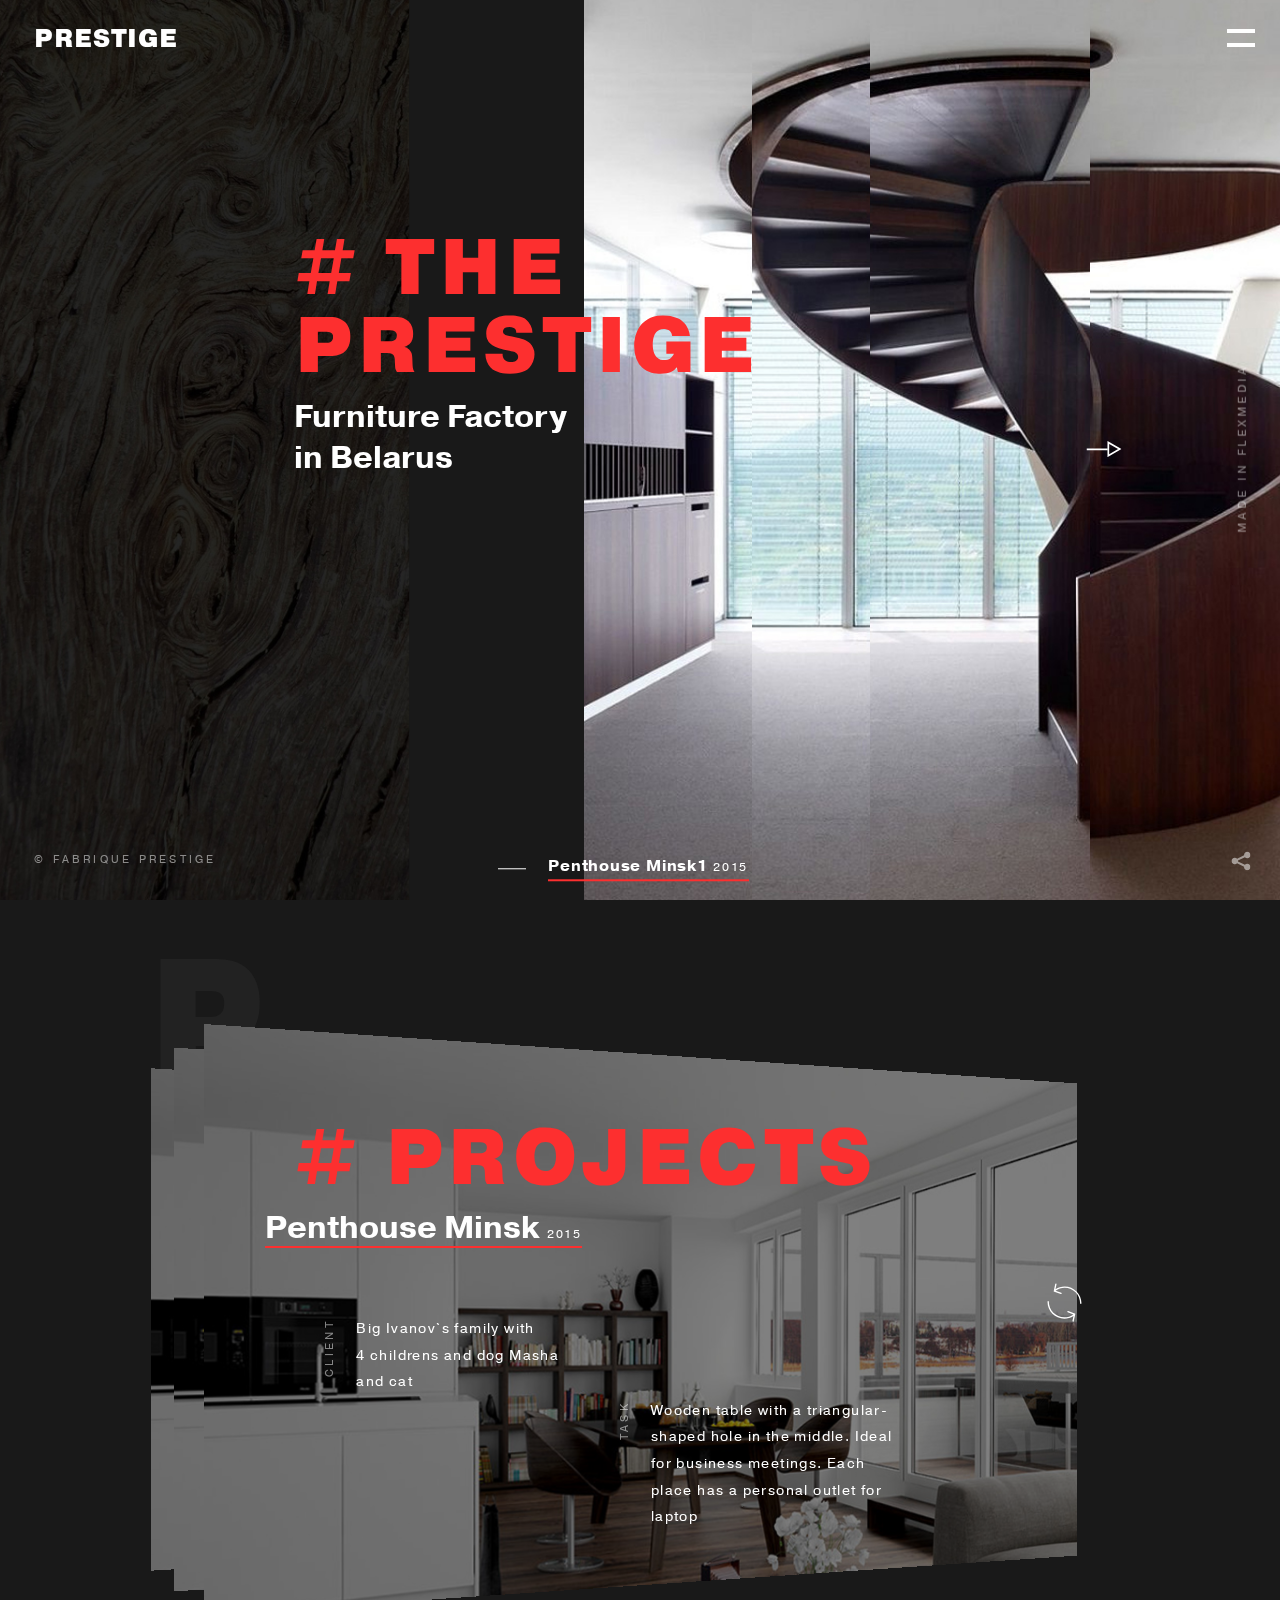
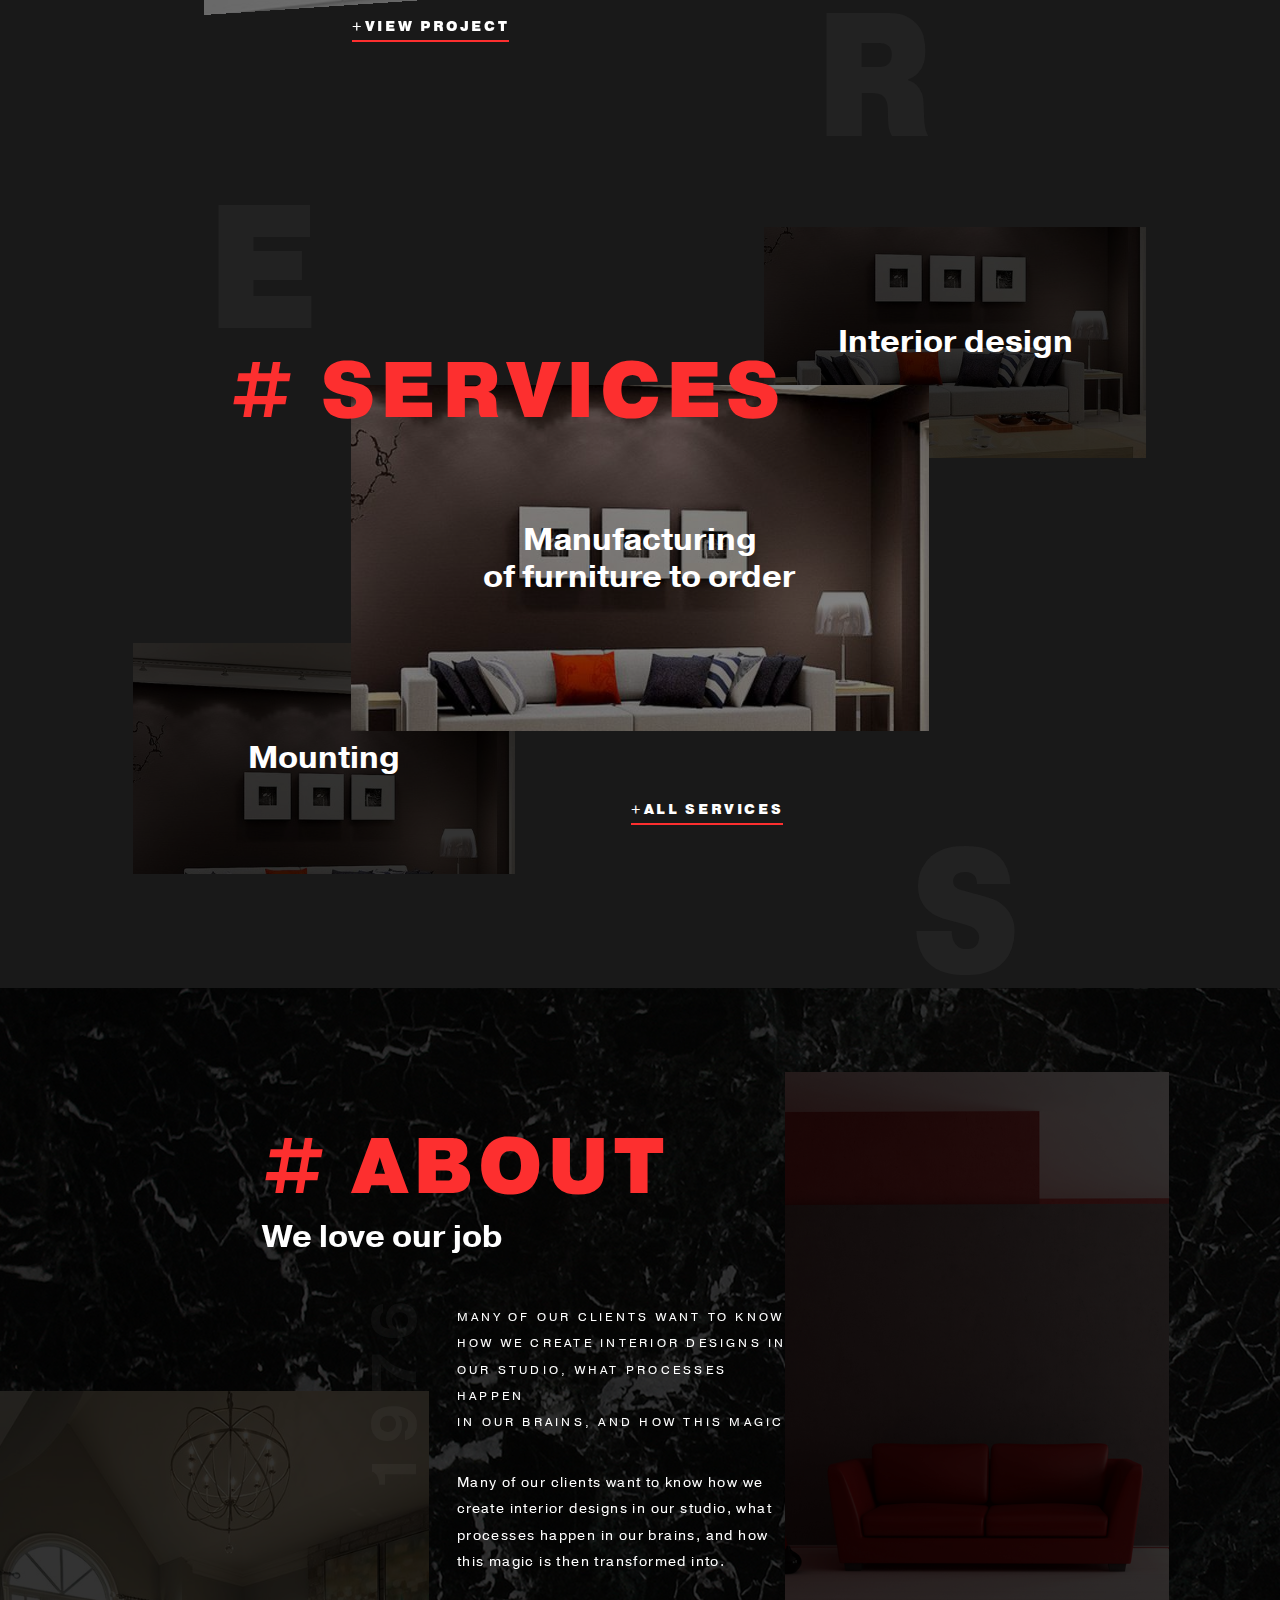
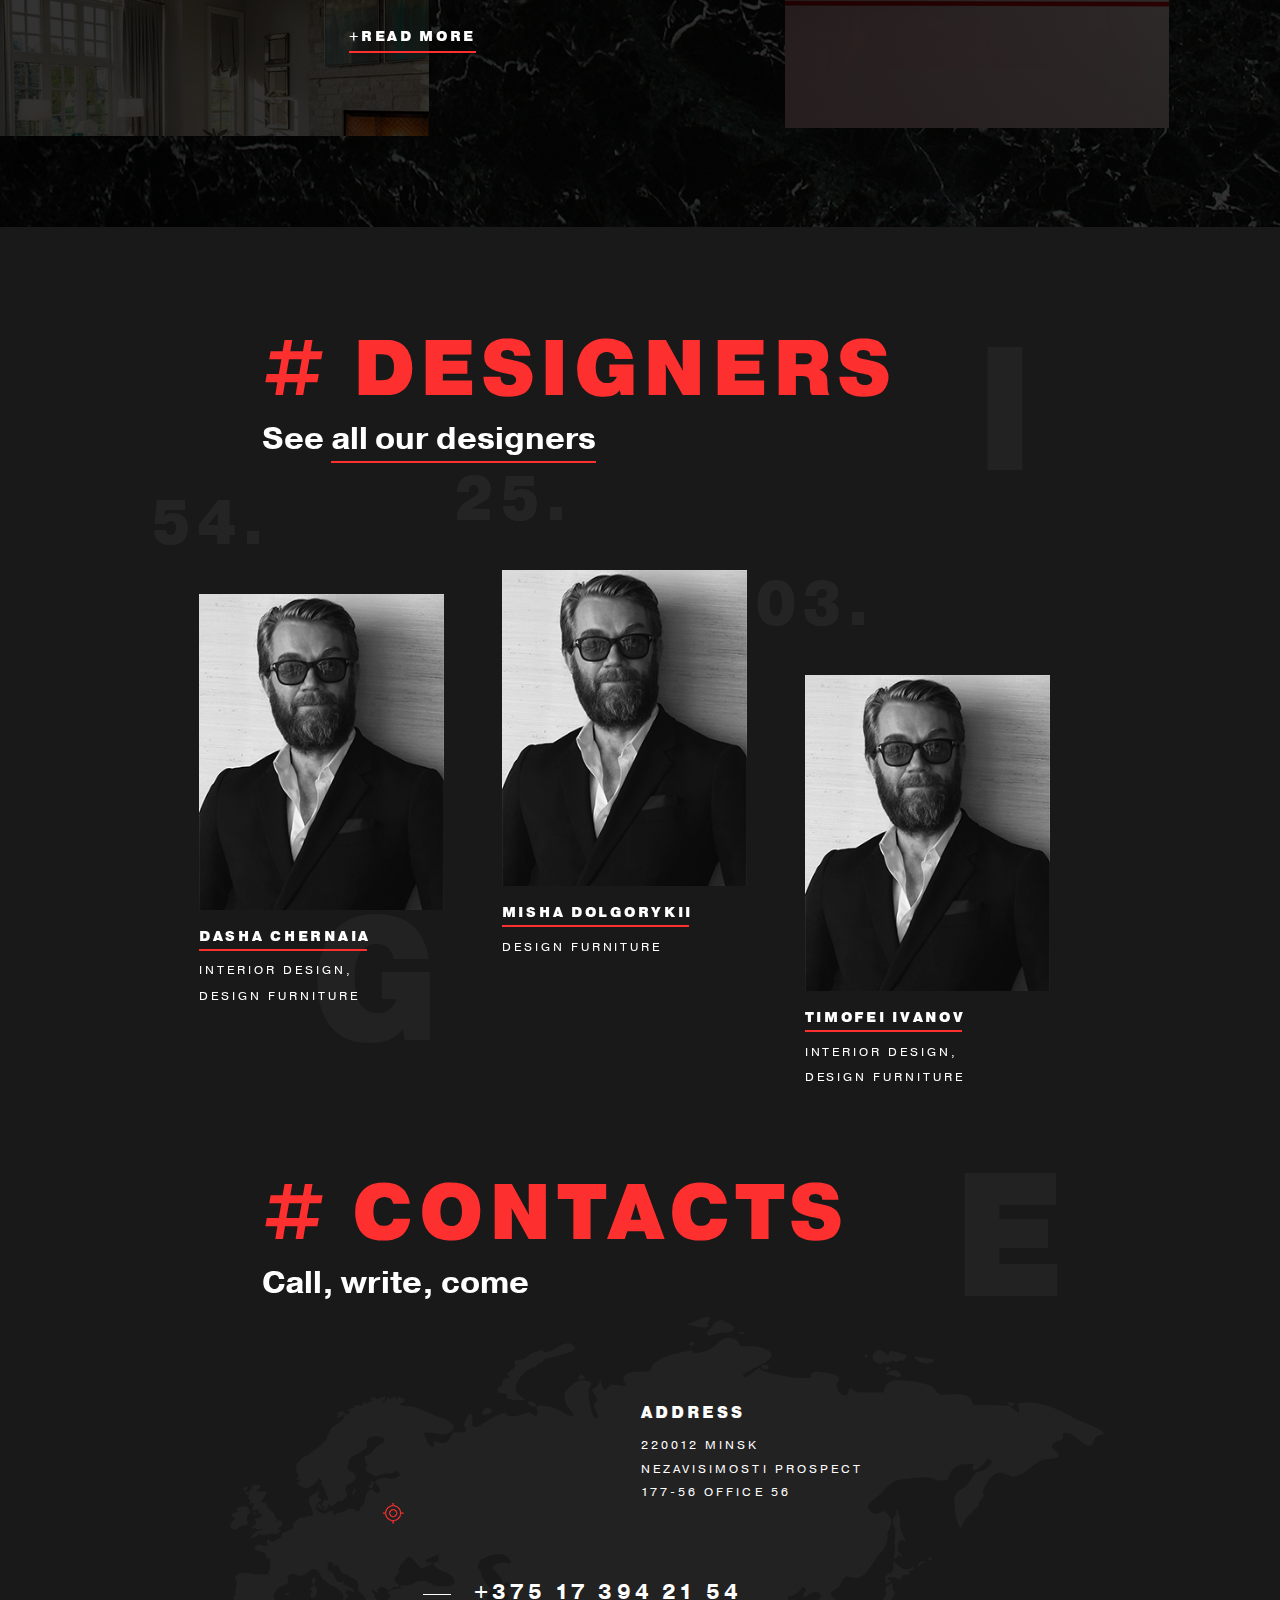
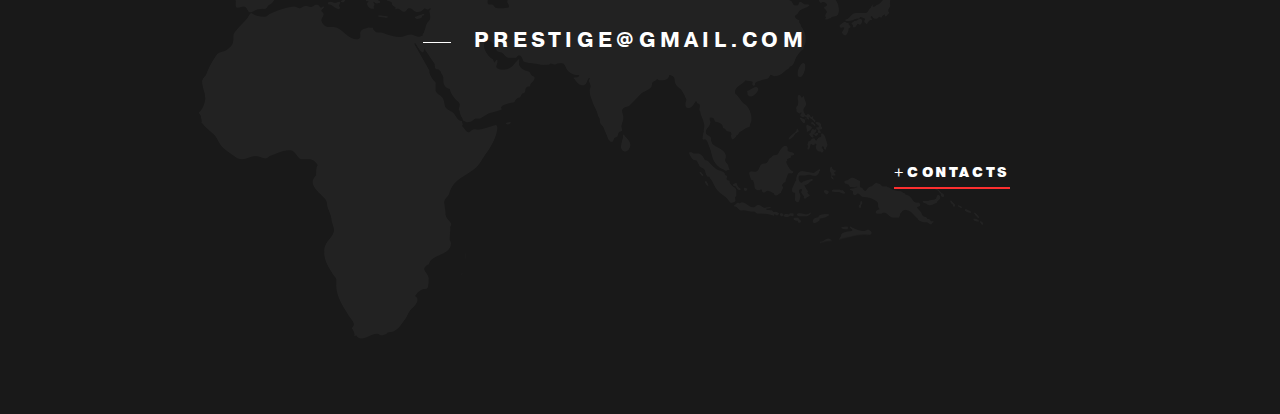
<file: bitrix/templates/main/index.html>
<!DOCTYPE html>
<html>
	<head>
		<title>index</title>
		<meta charset="utf-8">
		<meta http-equiv="X-UA-Compatible" content="IE=edge">
		<meta name="description" content="">
		<meta name="viewport" content="width=1024">
		<link rel="stylesheet" href="css/screen.css">
		<script src="js/common.js"></script>
	</head>
	<body>
		<div class="out">
			<div class="frame frame_top"><a href="/" class="logo">Prestige</a>
				<button id="humburger" type="button" class="humburger"><span></span></button>
			</div>
			<div class="frame frame_right">
				<div class="developers"><a href="">made in <span>flexmedia</span></a></div>
			</div>
			<div class="frame frame_bottom">
				<div class="copyright">© Fabrique Prestige</div>
				<div class="shared">
					<div class="shared-active-item">
						<div class="shared-icon-social">
							<svg viewbox="0 0 49 48" xmlns="http://www.w3.org/2000/svg" class="icon">
								<path d="m40.44922,31.24998c-2.40002,0 -4.5,1 -6,2.60004l-17.70001,-8.70002c0.10004,-0.40002 0.10004,-0.79999 0.10004,-1.19995c0,-0.40002 0,-0.80005 -0.10004,-1.20007l17.70001,-8.59998c1.5,1.59998 3.70001,2.59998 6.09998,2.59998c4.60004,0 8.30005,-3.69995 8.30005,-8.29994c0,-4.60003 -3.70001,-8.30005 -8.30005,-8.30005c-4.59998,0 -8.29999,3.70001 -8.29999,8.30005c0,0.39996 0,0.79993 0.10004,1.19995l-17.70001,8.59999c-1.5,-1.59998 -3.70001,-2.59998 -6.10004,-2.59998c-4.59997,0 -8.29999,3.70001 -8.29999,8.30005c0,4.59998 3.70001,8.29993 8.29999,8.29993c2.40002,0 4.5,-1 6,-2.59998l17.70001,8.70002c-0.09998,0.39996 -0.09998,0.79999 -0.09998,1.20001c0,4.59998 3.70001,8.29999 8.29999,8.29999c4.59998,0 8.29999,-3.70001 8.29999,-8.29999s-3.70001,-8.30005 -8.29999,-8.30005z"></path>
							</svg>
						</div>
					</div>
					<div class="shared-list"><a href="#" target="_blank" class="shared-list_item">
							<div class="shared-icon-social">
								<svg viewbox="0 0 32 26.5" xmlns="http://www.w3.org/2000/svg" class="icon">
									<path d="m31.993,3.32975c-1.177,0.523 -2.441,0.876 -3.77,1.033c1.355,-0.812 2.396,-2.098 2.887,-3.63c-1.269,0.751 -2.673,1.299 -4.168,1.592c-1.198,-1.275 -2.904,-2.072 -4.793,-2.072c-3.625,0 -6.562,2.938 -6.562,6.563c0,0.514 0.057,1.016 0.169,1.496c-5.455,-0.274 -10.291,-2.887 -13.529,-6.858c-0.564,0.97 -0.888,2.097 -0.888,3.3c0,2.278 1.159,4.286 2.919,5.464c-1.075,-0.035 -2.087,-0.329 -2.972,-0.821c-0.001,0.027 -0.001,0.056 -0.001,0.082c0,3.181 2.262,5.834 5.265,6.437c-0.55,0.149 -1.13,0.23 -1.729,0.23c-0.424,0 -0.834,-0.041 -1.234,-0.117c0.834,2.606 3.259,4.504 6.13,4.558c-2.245,1.76 -5.075,2.811 -8.15,2.811c-0.53,0 -1.053,-0.031 -1.566,-0.092c2.904,1.86 6.354,2.947 10.061,2.947c12.072,0 18.675,-10.001 18.675,-18.675c0,-0.284 -0.008,-0.568 -0.02,-0.85c1.283,-0.925 2.395,-2.08 3.276,-3.398z"></path>
								</svg>
							</div></a><a href="#" target="_blank" class="shared-list_item">
							<div class="shared-icon-social">
								<svg viewbox="0 0 25.5 32.5" xmlns="http://www.w3.org/2000/svg" class="icon">
									<path d="m25.052685,10.738551c0,7.209998 -4.007999,12.597997 -9.918006,12.597997c-1.985008,0 -3.851011,-1.073 -4.49001,-2.292c0,0 -1.068,4.235001 -1.292,5.053001c-0.796,2.887999 -3.136995,5.776999 -3.317995,6.014999c-0.127,0.165001 -0.406999,0.112999 -0.436999,-0.105c-0.051,-0.368 -0.646998,-4.013 0.055,-6.986c0.352,-1.493 2.363995,-10.015999 2.363995,-10.015999s-0.585999,-1.174 -0.585999,-2.908c0,-2.725 1.577999,-4.758001 3.543998,-4.758001c1.672,0 2.479005,1.254001 2.479005,2.759001c0,1.681999 -1.069004,4.193999 -1.622005,6.521997c-0.460999,1.950001 0.978,3.541 2.90101,3.541c3.482007,0 5.827006,-4.473998 5.827006,-9.772998c0,-4.028001 -2.712,-7.044001 -7.648014,-7.044001c-5.574,0 -9.048994,4.158 -9.048994,8.803002c0,1.602 0.473,2.731999 1.212999,3.605c0.338999,0.401999 0.386998,0.562999 0.263999,1.024999c-0.09,0.339001 -0.289999,1.152 -0.375999,1.475c-0.121999,0.466 -0.499,0.632 -0.92,0.459999c-2.567,-1.048 -3.764,-3.860998 -3.764,-7.021997c0.001,-5.221001 4.404,-11.482001 13.136995,-11.482001c7.019012,0 11.636013,5.077 11.636013,10.530001z"></path>
								</svg>
							</div></a><a href="#" target="_blank" class="shared-list_item">
							<div class="shared-icon-social">
								<svg viewbox="0 0 23 49" xmlns="http://www.w3.org/2000/svg" class="icon">
									<path d="m22.737801,16.098009l-7.644997,0l0,-5.013981c0,-1.882998 1.247997,-2.321999 2.126995,-2.321999c0.877003,0 5.395,0 5.395,0l0,-8.27801l-7.429996,-0.029c-8.247971,0 -10.124967,6.174007 -10.124967,10.12501l0,5.517979l-4.769991,0l0,8.529999l4.769991,0c0,10.947001 0,24.136999 0,24.136999l10.032968,0c0,0 0,-13.32 0,-24.136999l6.769997,0l0.875,-8.529999z"></path>
								</svg>
							</div></a></div>
				</div>
			</div>
			<div class="frame frame_left"></div>
			<div class="backgrounded-rgrid">
				<div class="backgrounded">
					<div class="column"></div>
					<div class="column"></div>
				</div>
			</div>
			<div class="wrapper">
				<section class="section section_carousel">
					<div data-speed="15" class="lead parallax">
						<div class="title"># THE PRESTIGE</div>
						<div class="subtitle">Furniture Factory <br> in Belarus</div>
					</div>
					<div class="sq-carousel">
						<div class="sq-carousel_rotator sq-carousel-l">
							<div class="sq-carousel-item active">
								<div style="background-image: url(img/bg/slide.jpg);" class="sq-carousel_bg"></div>
							</div>
							<div class="sq-carousel-item">
								<div style="background-image: url(img/bg/slide.jpg);" class="sq-carousel_bg"></div>
							</div>
							<div class="sq-carousel-item">
								<div style="background-image: url(img/bg/slide.jpg);" class="sq-carousel_bg"></div>
							</div>
							<div class="sq-carousel-item">
								<div style="background-image: url(img/bg/slide.jpg);" class="sq-carousel_bg"></div>
							</div>
						</div>
						<div class="sq-carousel_rotator sq-carousel-r">
							<div class="sq-carousel-item active">
								<div style="background-image: url(img/bg/stairs.jpg);" class="sq-carousel_bg"></div>
							</div>
							<div class="sq-carousel-item">
								<div style="background-image: url(img/bg/stairs.jpg);" class="sq-carousel_bg"></div>
							</div>
							<div class="sq-carousel-item">
								<div style="background-image: url(img/bg/stairs.jpg);" class="sq-carousel_bg"></div>
							</div>
							<div class="sq-carousel-item">
								<div style="background-image: url(img/bg/stairs.jpg);" class="sq-carousel_bg"></div>
							</div>
						</div>
						<div class="sq-carousel_rotator sq-carousel-c">
							<div>
								<div class="sq-carousel-item active">
									<div class="shader"><a href="" class="link-shader">Penthouse Minsk1 <span>2015</span></a></div>
								</div>
								<div class="sq-carousel-item">
									<div class="shader"><a href="" class="link-shader">Penthouse Minsk2 <span>2015</span></a></div>
								</div>
								<div class="sq-carousel-item">
									<div class="shader"><a href="" class="link-shader">Penthouse Minsk3 <span>2015</span></a></div>
								</div>
								<div class="sq-carousel-item">
									<div class="shader"><a href="" class="link-shader">Penthouse Minsk4 <span>2015</span></a></div>
								</div>
							</div>
						</div>
						<div class="sq-carousel-navi">
							<button type="button" class="sq-carousel-next">
								<div class="icon">
									<svg viewbox="0 0 41.2 19" xmlns="http://www.w3.org/2000/svg">
										<path d="m0,8.9l25,0l0,2l-25,0l0,-2z" clip-rule="evenodd" fill-rule="evenodd" class="fill"></path>
										<path d="m39.2,9.5l-13.5,7.8l0,-15.6l13.5,7.8z" stroke-miterlimit="10" stroke-width="2" fill="none" class="stroke"></path>
									</svg>
								</div>
							</button>
						</div>
					</div>
				</section>
				<section class="section section_projects">
					<div data-speed="15" class="lead parallax">
						<div class="title"># projects</div>
					</div>
					<div class="carousel_layout-container">
						<div class="carousel_layout">
							<div class="carousel_layout-item active">
								<div data-speed="10" data-direction="1" class="carousel_layout-bg parallax"><img src="img/bg/Render.jpg" alt="" data-speed="20" data-direction="-1" class="parallax"></div>
							</div>
							<div class="carousel_layout-item">
								<div data-speed="10" data-direction="1" class="carousel_layout-bg parallax"><img src="img/bg/Render.jpg" alt="" data-speed="15" data-direction="1" class="parallax"></div>
							</div>
							<div class="carousel_layout-item">
								<div data-speed="10" data-direction="1" class="carousel_layout-bg parallax"><img src="img/bg/Render.jpg" alt="" data-speed="20" data-direction="-1" class="parallax"></div>
							</div>
							<div class="carousel_layout-item">
								<div class="carousel_layout-bg"><img src="img/bg/Render.jpg" alt=""></div>
							</div>
						</div>
						<div class="carousel_text">
							<div class="carousel_text-item active"><a href="#" class="title">Penthouse Minsk <span>2015</span></a>
								<div class="product_selector">
									<div class="product_selector-item">
										<div class="product_selector-title">
											<div class="heading">
												<div class="heading-text"><span>Client</span></div>
											</div>
										</div>
										<div class="text">
											<p>Big Ivanov`s family with 4 childrens and dog Masha and cat</p>
										</div>
									</div>
									<div class="product_selector-item">
										<div class="product_selector-title">
											<div class="heading">
												<div class="heading-text"><span>Task</span></div>
											</div>
										</div>
										<div class="text">
											<p>Wooden table with a triangular- shaped hole in the middle.  Ideal for business meetings. Each place has a personal outlet for laptop</p>
										</div>
									</div>
								</div>
							</div>
							<div class="carousel_text-item"><a href="#" class="title">2Penthouse Minsk <span>2015</span></a>
								<div class="product_selector">
									<div class="product_selector-item">
										<div class="product_selector-title">
											<div class="heading">
												<div class="heading-text"><span>Client</span></div>
											</div>
										</div>
										<div class="text">
											<p>Big Ivanov`s family with 4 childrens and dog Masha and cat</p>
										</div>
									</div>
									<div class="product_selector-item">
										<div class="product_selector-title">
											<div class="heading">
												<div class="heading-text"><span>Task</span></div>
											</div>
										</div>
										<div class="text">
											<p>Wooden table with a triangular- shaped hole in the middle.  Ideal for business meetings. Each place has a personal outlet for laptop</p>
										</div>
									</div>
								</div>
							</div>
							<div class="carousel_text-item"><a href="#" class="title">3Penthouse Minsk <span>2015</span></a>
								<div class="product_selector">
									<div class="product_selector-item">
										<div class="product_selector-title">
											<div class="heading">
												<div class="heading-text"><span>Client</span></div>
											</div>
										</div>
										<div class="text">
											<p>Big Ivanov`s family with 4 childrens and dog Masha and cat</p>
										</div>
									</div>
									<div class="product_selector-item">
										<div class="product_selector-title">
											<div class="heading">
												<div class="heading-text"><span>Task</span></div>
											</div>
										</div>
										<div class="text">
											<p>Wooden table with a triangular- shaped hole in the middle.  Ideal for business meetings. Each place has a personal outlet for laptop</p>
										</div>
									</div>
								</div>
							</div>
							<div class="carousel_text-item"><a href="#" class="title">4Penthouse Minsk <span>2015</span></a>
								<div class="product_selector">
									<div class="product_selector-item">
										<div class="product_selector-title">
											<div class="heading">
												<div class="heading-text"><span>Client</span></div>
											</div>
										</div>
										<div class="text">
											<p>Big Ivanov`s family with 4 childrens and dog Masha and cat</p>
										</div>
									</div>
									<div class="product_selector-item">
										<div class="product_selector-title">
											<div class="heading">
												<div class="heading-text"><span>Task</span></div>
											</div>
										</div>
										<div class="text">
											<p>Wooden table with a triangular- shaped hole in the middle.  Ideal for business meetings. Each place has a personal outlet for laptop</p>
										</div>
									</div>
								</div>
							</div>
						</div>
						<div class="carousel_navi">
							<button class="carousel_layout-next">
								<div class="icon">
									<svg viewbox="0 0 104 116" xmlns="http://www.w3.org/2000/svg">
										<path d="m60.511,84.536c-0.386,1.035 0.14,2.187 1.175,2.573l16.745,6.248c-7.854,5.62 -17.1,8.59399 -26.804,8.59399c-25.435,0 -46.127,-20.69299 -46.127,-46.12799c0,-1.104 -0.896,-2 -2,-2s-2,0.896 -2,2c0,27.64 22.487,50.12799 50.127,50.12799c9.725,0 19.026,-2.75 27.111,-7.966l-3.087,14.551c-0.229,1.07999 0.461,2.142 1.541,2.37099c0.14,0.03 0.279,0.044 0.417,0.044c0.925,0 1.755,-0.645 1.954,-1.586l4.68999,-22.105l-21.17,-7.898c-1.032,-0.385 -2.185,0.139 -2.572,1.174zm-8.136,-74.214c-9.728,0 -19.03,2.749 -27.11,7.963l3.086,-14.548c0.229,-1.081 -0.46,-2.142 -1.541,-2.371c-1.077,-0.229 -2.143,0.461 -2.371,1.542l-4.69,22.104l21.17,7.898c0.23,0.086 0.467,0.127 0.699,0.127c0.811,0 1.573,-0.498 1.874,-1.302c0.386,-1.034 -0.14,-2.187 -1.175,-2.573l-16.747,-6.25c7.85,-5.618 17.097,-8.591 26.806,-8.591c25.434,0 46.125,20.691 46.125,46.125c0,1.104 0.896,2 2,2s2,-0.896 2,-2c-0.001,-27.638 -22.487,-50.124 -50.126,-50.124z"></path>
									</svg>
								</div>
							</button>
						</div>
						<div data-speed="15" class="link_case parallax"><a href="#" class="link-dash">+view project</a></div>
					</div>
					<div class="letters">
						<div data-direction="1" class="letters_item letters-p parallax">P</div>
						<div data-direction="1" class="letters_item letters-r parallax">R</div>
					</div>
				</section>
				<section class="section section_services">
					<div data-speed="15" class="lead parallax">
						<div class="title"># services</div>
					</div>
					<div class="work_gallery">
						<div data-speed="0.6" class="work_gallery-item work_gallery-item-small work_gallery-item-small_left leftparallax"><a href="">
								<div class="work_gallery-img"><img src="img/bg/work.jpg" data-speed="0.2" data-direction="-1" alt="" class="parallax"></div>
								<div class="work_gallery-name">Mounting</div></a></div>
						<div class="work_gallery-item work_gallery-item-big center"><a href="">
								<div class="work_gallery-img"><img src="img/bg/work.jpg" data-speed="0.2" data-direction="-1" alt="" class="parallax"></div>
								<div class="work_gallery-name">Manufacturing of furniture to order</div></a></div>
						<div data-speed="0.2" class="work_gallery-item work_gallery-item-small work_gallery-item-small_right rightparallax"><a href="">
								<div class="work_gallery-img"><img src="img/bg/work.jpg" data-speed="0.2" data-direction="-1" alt="" class="parallax"></div>
								<div class="work_gallery-name">Interior design</div></a></div>
					</div>
					<div data-speed="15" class="link_case parallax"><a href="#" class="link-dash">+all services</a></div>
					<div class="letters">
						<div data-direction="1" class="letters_item letters-e parallax">E</div>
						<div data-direction="1" class="letters_item letters-s parallax">S</div>
					</div>
				</section>
				<section class="section section_about">
					<div class="section_container">
						<div data-speed="15" class="lead parallax">
							<div class="title"># about</div>
							<div class="subtitle">We love our job</div>
						</div>
						<div data-speed="15" class="text-lock parallax">
							<div class="headingWrap">Many of our clients want to know how we create interior designs in our studio, what processes happen <br> in our brains, and how this magic</div>
							<p>Many of our clients want to know how we create interior designs in our studio, what processes happen in our brains, and how this magic is then transformed into.</p>
						</div>
						<div class="link_case"><a data-speed="15" href="#" class="link-dash parallax">+read more</a></div><span data-speed="10" class="date parallax">1976</span>
					</div>
					<div class="burnable">
						<div data-speed="15" class="burnImg1 burn parallax"><img src="img/bg/burnImgAbout1.jpg" data-speed="25" data-direction="-1" class="parallax"></div>
						<div data-speed="15" class="burnImg2 burn parallax"><img src="img/bg/burnImgAbout2.jpg" data-speed="25" data-direction="-1" class="parallax"></div>
					</div>
				</section>
				<section class="section section_designer">
					<div class="section_container">
						<div data-speed="15" class="lead parallax">
							<div class="title"># designers</div>
							<div class="subtitle">See <a data-speed="15" href="#" class="link-dash parallax">all our designers</a></div>
						</div>
					</div>
					<div class="carousel__container">
						<div class="carousel__designer swiper-container">
							<div class="carousel__designer-rotator swiper-wrapper">
								<div class="designer-slide swiper-slide">
									<div data-speed="15" data-direction="1" class="designer-item parallax"><a href="#"><span class="counter">54.</span>
											<div class="designer-img"><img src="img/designer/howard.jpg" alt="" data-speed="15" data-direction="-1" class="parallax"></div>
											<div class="designer-name">Dasha Chernaia</div><span class="designer-position">interior design, <br> design furniture</span></a></div>
									<div data-speed="15" data-direction="1" class="designer-item parallax"><a href="#"><span class="counter">25.</span>
											<div class="designer-img"><img src="img/designer/howard.jpg" alt="" data-speed="15" data-direction="-1" class="parallax"></div>
											<div class="designer-name">Misha dolgorykii</div><span class="designer-position">design furniture</span></a></div>
									<div data-speed="15" data-direction="1" class="designer-item parallax"><a href="#"><span class="counter">03.</span>
											<div class="designer-img"><img src="img/designer/howard.jpg" alt="" data-speed="15" data-direction="-1" class="parallax"></div>
											<div class="designer-name">Timofei ivanov</div><span class="designer-position">interior design, <br> design furniture</span></a></div>
								</div>
							</div>
							<div class="carousel__designer-navi">
								<button class="carousel__designer-next">
									<div class="icon">
										<svg viewbox="0 0 104 116" xmlns="http://www.w3.org/2000/svg">
											<path d="m60.511,84.536c-0.386,1.035 0.14,2.187 1.175,2.573l16.745,6.248c-7.854,5.62 -17.1,8.59399 -26.804,8.59399c-25.435,0 -46.127,-20.69299 -46.127,-46.12799c0,-1.104 -0.896,-2 -2,-2s-2,0.896 -2,2c0,27.64 22.487,50.12799 50.127,50.12799c9.725,0 19.026,-2.75 27.111,-7.966l-3.087,14.551c-0.229,1.07999 0.461,2.142 1.541,2.37099c0.14,0.03 0.279,0.044 0.417,0.044c0.925,0 1.755,-0.645 1.954,-1.586l4.68999,-22.105l-21.17,-7.898c-1.032,-0.385 -2.185,0.139 -2.572,1.174zm-8.136,-74.214c-9.728,0 -19.03,2.749 -27.11,7.963l3.086,-14.548c0.229,-1.081 -0.46,-2.142 -1.541,-2.371c-1.077,-0.229 -2.143,0.461 -2.371,1.542l-4.69,22.104l21.17,7.898c0.23,0.086 0.467,0.127 0.699,0.127c0.811,0 1.573,-0.498 1.874,-1.302c0.386,-1.034 -0.14,-2.187 -1.175,-2.573l-16.747,-6.25c7.85,-5.618 17.097,-8.591 26.806,-8.591c25.434,0 46.125,20.691 46.125,46.125c0,1.104 0.896,2 2,2s2,-0.896 2,-2c-0.001,-27.638 -22.487,-50.124 -50.126,-50.124z"></path>
										</svg>
									</div>
								</button>
							</div>
						</div>
					</div>
					<div class="letters">
						<div data-direction="1" class="letters_item letters-g parallax">G</div>
						<div data-direction="1" class="letters_item letters-i parallax">I</div>
					</div>
				</section>
			</div>
			<footer class="footer">
				<div class="section_container">
					<div data-speed="15" class="lead parallax">
						<div class="title"># contacts</div>
						<div class="subtitle">Call, write, come</div>
					</div>
				</div>
				<div class="mapping">
					<div data-speed="20" class="block-address parallax">
						<div class="block-address_title">address</div>
						<div class="block-address_container">
							<p>220012 Minsk</p>
							<p>Nezavisimosti prospect</p>
							<p>177-56 office 56</p>
						</div>
					</div>
					<div data-speed="20" class="block-address contact parallax">
						<ul class="dash-list">
							<li>+375 17 394 21 54</li>
							<li><a href="mailto:" class="mail">PRESTIGE@GMAIL.COM</a></li>
						</ul>
					</div>
					<div data-speed="20" class="link-case parallax"><a href="#" class="link-dash">+contacts</a></div>
				</div>
				<div class="letters">
					<div data-direction="1" class="letters_item letters-e parallax">E</div>
				</div>
			</footer>
		</div>
		<div id="navigation" class="navigation">
			<div class="navigation__container">
				<div class="lang"><a href="#" class="lang-item active">ENG</a><a href="#" class="lang-item">Рус</a></div>
				<div class="close"><span class="menu"></span><span class="text">Close</span></div>
				<div class="wgrid">
					<div class="row">
						<div class="column">
							<ul>
								<li class="active"><a href="#">Home</a></li>
							</ul>
						</div>
						<div class="column">
							<ul>
								<li><a href="#">Projects</a></li>
								<ul>
									<li><a href="#">Interior design</a></li>
									<li><a href="#">Design furniture</a></li>
								</ul>
							</ul>
						</div>
						<div class="column">
							<ul>
								<li><a href="#">Servises</a></li>
								<ul>
									<li><a href="#">Mounting</a></li>
									<li><a href="#">Manufacturing of furniture to order</a></li>
									<li><a href="#">interior design</a></li>
								</ul>
							</ul>
						</div>
						<div class="column">
							<ul>
								<li><a href="#">About</a></li>
							</ul>
						</div>
						<div class="column">
							<ul>
								<li><a href="#">Designers</a></li>
							</ul>
						</div>
						<div class="column">
							<ul>
								<li><a href="#">contacts</a></li>
							</ul>
						</div>
					</div>
				</div>
				<div class="media"><a href="#" class="media-item">
						<div class="media-item_icon">
							<svg viewbox="0 0 32 26.5" xmlns="http://www.w3.org/2000/svg" class="icon">
								<path d="m31.993,3.32975c-1.177,0.523 -2.441,0.876 -3.77,1.033c1.355,-0.812 2.396,-2.098 2.887,-3.63c-1.269,0.751 -2.673,1.299 -4.168,1.592c-1.198,-1.275 -2.904,-2.072 -4.793,-2.072c-3.625,0 -6.562,2.938 -6.562,6.563c0,0.514 0.057,1.016 0.169,1.496c-5.455,-0.274 -10.291,-2.887 -13.529,-6.858c-0.564,0.97 -0.888,2.097 -0.888,3.3c0,2.278 1.159,4.286 2.919,5.464c-1.075,-0.035 -2.087,-0.329 -2.972,-0.821c-0.001,0.027 -0.001,0.056 -0.001,0.082c0,3.181 2.262,5.834 5.265,6.437c-0.55,0.149 -1.13,0.23 -1.729,0.23c-0.424,0 -0.834,-0.041 -1.234,-0.117c0.834,2.606 3.259,4.504 6.13,4.558c-2.245,1.76 -5.075,2.811 -8.15,2.811c-0.53,0 -1.053,-0.031 -1.566,-0.092c2.904,1.86 6.354,2.947 10.061,2.947c12.072,0 18.675,-10.001 18.675,-18.675c0,-0.284 -0.008,-0.568 -0.02,-0.85c1.283,-0.925 2.395,-2.08 3.276,-3.398z"></path>
							</svg>
						</div></a><a href="#" class="media-item">
						<div class="media-item_icon">
							<svg viewbox="0 0 25.5 32.5" xmlns="http://www.w3.org/2000/svg" class="icon">
								<path d="m25.052685,10.738551c0,7.209998 -4.007999,12.597997 -9.918006,12.597997c-1.985008,0 -3.851011,-1.073 -4.49001,-2.292c0,0 -1.068,4.235001 -1.292,5.053001c-0.796,2.887999 -3.136995,5.776999 -3.317995,6.014999c-0.127,0.165001 -0.406999,0.112999 -0.436999,-0.105c-0.051,-0.368 -0.646998,-4.013 0.055,-6.986c0.352,-1.493 2.363995,-10.015999 2.363995,-10.015999s-0.585999,-1.174 -0.585999,-2.908c0,-2.725 1.577999,-4.758001 3.543998,-4.758001c1.672,0 2.479005,1.254001 2.479005,2.759001c0,1.681999 -1.069004,4.193999 -1.622005,6.521997c-0.460999,1.950001 0.978,3.541 2.90101,3.541c3.482007,0 5.827006,-4.473998 5.827006,-9.772998c0,-4.028001 -2.712,-7.044001 -7.648014,-7.044001c-5.574,0 -9.048994,4.158 -9.048994,8.803002c0,1.602 0.473,2.731999 1.212999,3.605c0.338999,0.401999 0.386998,0.562999 0.263999,1.024999c-0.09,0.339001 -0.289999,1.152 -0.375999,1.475c-0.121999,0.466 -0.499,0.632 -0.92,0.459999c-2.567,-1.048 -3.764,-3.860998 -3.764,-7.021997c0.001,-5.221001 4.404,-11.482001 13.136995,-11.482001c7.019012,0 11.636013,5.077 11.636013,10.530001z"></path>
							</svg>
						</div></a><a href="#" class="media-item">
						<div class="media-item_icon">
							<svg viewbox="0 0 23 49" xmlns="http://www.w3.org/2000/svg" class="icon">
								<path d="m22.737801,16.098009l-7.644997,0l0,-5.013981c0,-1.882998 1.247997,-2.321999 2.126995,-2.321999c0.877003,0 5.395,0 5.395,0l0,-8.27801l-7.429996,-0.029c-8.247971,0 -10.124967,6.174007 -10.124967,10.12501l0,5.517979l-4.769991,0l0,8.529999l4.769991,0c0,10.947001 0,24.136999 0,24.136999l10.032968,0c0,0 0,-13.32 0,-24.136999l6.769997,0l0.875,-8.529999z"></path>
							</svg>
						</div></a></div>
			</div>
		</div>
	</body>
</html>
</file>
